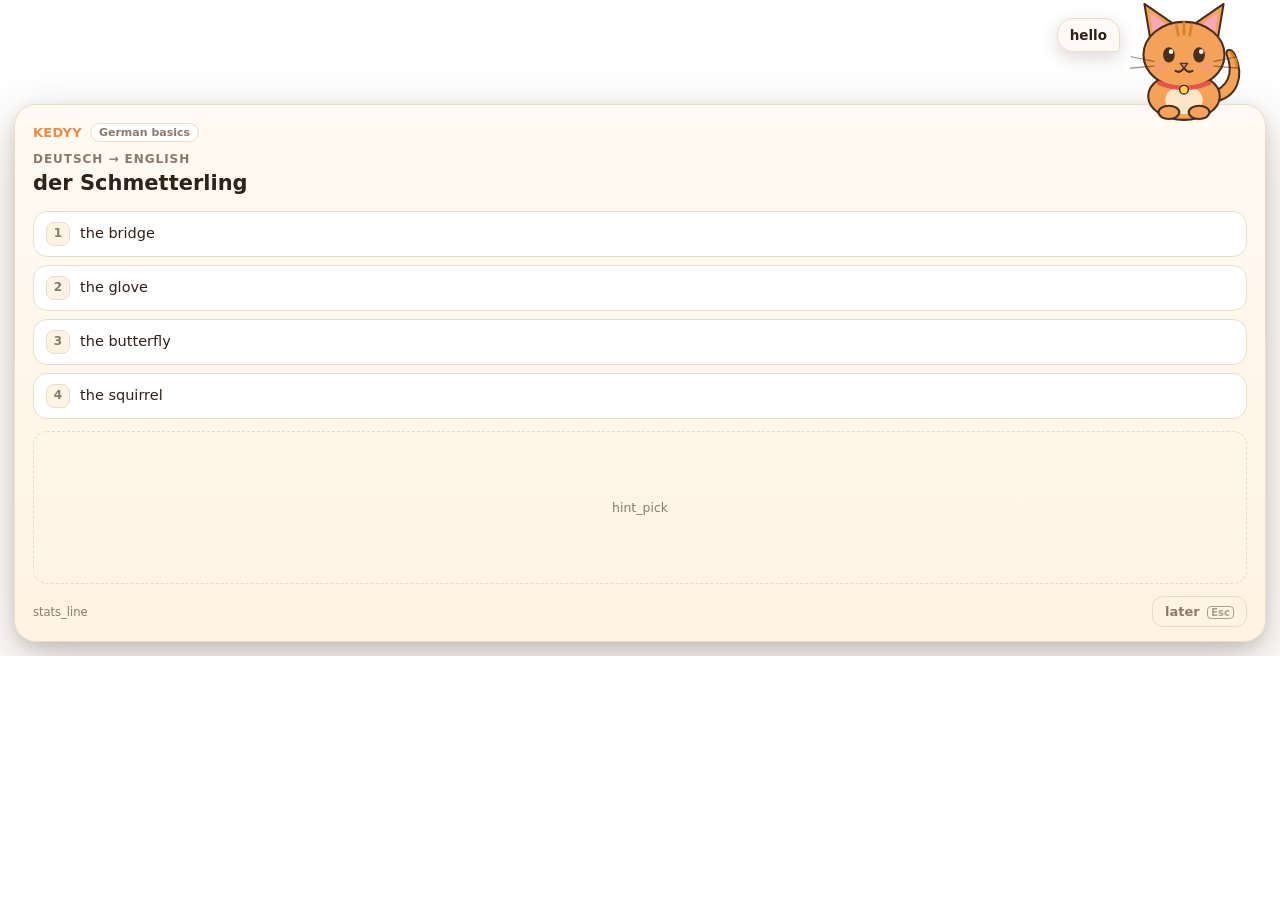
<file: kedyy/ui/index.html>
<!doctype html>
<html lang="en">
<head>
<meta charset="utf-8">
<title>KEDYY</title>
<link rel="stylesheet" href="style.css">
</head>
<body>
<div id="stage">
  <div id="bubble"></div>

  <div id="catwrap"><svg id="cat" viewBox="0 0 140 128" aria-hidden="true">
    <!-- kuyruk -->
    <g id="tail">
      <path d="M100 108 C 128 104, 134 80, 124 58 C 120 50, 112 52, 116 60 C 122 76, 118 94, 96 98 Z" class="fur stroke"/>
      <path d="M120 56 C 124 60, 126 66, 126 70" class="stripe"/>
    </g>
    <!-- gövde -->
    <ellipse cx="70" cy="102" rx="38" ry="25" class="fur stroke"/>
    <ellipse cx="70" cy="106" rx="20" ry="15" class="belly"/>
    <!-- kafa -->
    <g id="head">
      <g id="ear-l" class="ear">
        <path d="M34 40 L28 4 L60 26 Z" class="fur stroke"/>
        <path d="M37 34 L34 13 L52 27 Z" class="pink"/>
      </g>
      <g id="ear-r" class="ear">
        <path d="M106 40 L112 4 L80 26 Z" class="fur stroke"/>
        <path d="M103 34 L106 13 L88 27 Z" class="pink"/>
      </g>
      <ellipse cx="70" cy="58" rx="43" ry="35" class="fur stroke"/>
      <path d="M62 27 L64 37 M70 24 L70 36 M78 27 L76 37" class="stripe"/>
      <ellipse cx="45" cy="71" rx="6.5" ry="3.6" class="blush"/>
      <ellipse cx="95" cy="71" rx="6.5" ry="3.6" class="blush"/>

      <g id="eyes-open">
        <g class="eye"><ellipse cx="54" cy="58" rx="6.2" ry="8" class="ink"/><circle cx="56.3" cy="54.6" r="2.4" fill="#fff"/></g>
        <g class="eye"><ellipse cx="86" cy="58" rx="6.2" ry="8" class="ink"/><circle cx="88.3" cy="54.6" r="2.4" fill="#fff"/></g>
      </g>
      <g id="eyes-happy">
        <path d="M47 61 Q54 50 61 61" class="line"/>
        <path d="M79 61 Q86 50 93 61" class="line"/>
      </g>
      <g id="brows-sad">
        <path d="M45 46 L60 50" class="line thin"/>
        <path d="M95 46 L80 50" class="line thin"/>
      </g>
      <ellipse id="tear" cx="60" cy="68" rx="2.6" ry="3.6" fill="#7cc6ff"/>

      <path d="M66 67 L74 67 L70 72 Z" class="nose"/>
      <path id="mouth-neutral" d="M70 72 Q66 78 61 75 M70 72 Q74 78 79 75" class="line thin"/>
      <path id="mouth-happy" d="M61 74 Q70 90 79 74 Z" class="mouth"/>
      <path id="mouth-sad" d="M62 81 Q70 74 78 81" class="line thin"/>

      <path d="M38 65 L14 60 M38 70 L13 72 M102 65 L126 60 M102 70 L127 72" class="whisker"/>
    </g>
    <!-- tasma + zil -->
    <path d="M44 88 Q70 98 96 88" class="collar"/>
    <circle cx="70" cy="95" r="4.6" class="bell"/>
    <!-- patiler -->
    <ellipse cx="54" cy="119" rx="11" ry="7" class="fur stroke"/>
    <ellipse id="paw-rest" cx="86" cy="119" rx="11" ry="7" class="fur stroke"/>
    <g id="paw-wave">
      <path d="M96 96 C 102 86, 106 78, 108 70" class="arm"/>
      <ellipse cx="109" cy="66" rx="10" ry="11" class="fur stroke"/>
      <path d="M105 59 L105 63 M109 58 L109 62 M113 59 L113 63" class="line thin"/>
    </g>
  </svg></div>

  <div id="fx"></div>

  <main id="card">
    <header>
      <span class="brand">KEDYY</span>
      <span id="source" class="chip"></span>
    </header>

    <p class="prompt" id="prompt"></p>
    <h1 id="phrase"></h1>

    <div id="options"></div>

    <div id="hint"></div>

    <section id="feedback" hidden>
      <div id="verdict"></div>
      <div id="explain"></div>
    </section>

    <footer>
      <span id="stats"></span>
      <button id="btn-later" class="ghost"><span data-t="later"></span> <kbd>Esc</kbd></button>
      <button id="btn-close" class="primary" hidden></button>
    </footer>
  </main>
</div>
<script src="i18n.js"></script>
<script src="sounds.js"></script>
<script src="app.js"></script>
</body>
</html>
</file>
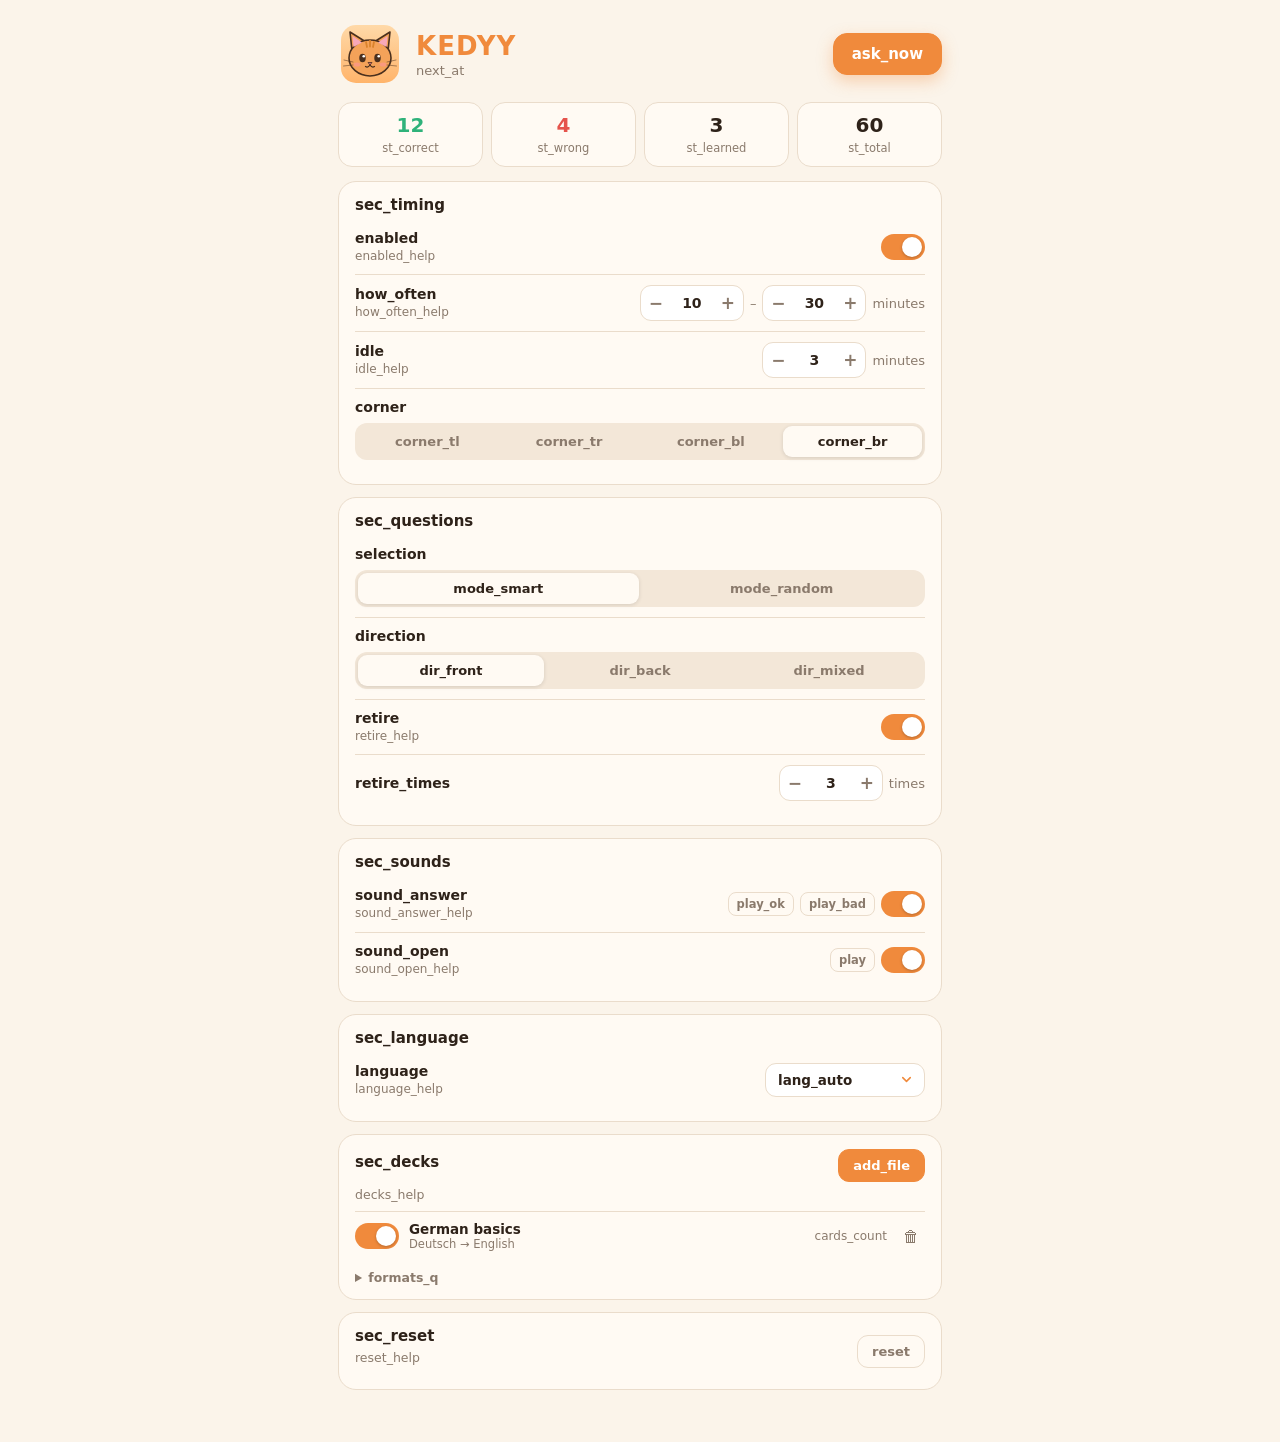
<file: kedyy/ui/settings.html>
<!doctype html>
<html lang="en">
<head>
<meta charset="utf-8">
<title>KEDYY</title>
<link rel="stylesheet" href="settings.css">
</head>
<body>
<div class="wrap">

  <header class="hero">
    <img src="../kedyy.svg" class="logo" alt="">
    <div class="hero-txt">
      <h1>KEDYY</h1>
      <p id="next">…</p>
    </div>
    <button id="ask" class="primary big" data-t="ask_now"></button>
  </header>

  <div class="stats">
    <div><b id="st-correct">0</b><span data-t="st_correct"></span></div>
    <div><b id="st-wrong">0</b><span data-t="st_wrong"></span></div>
    <div><b id="st-learned">0</b><span data-t="st_learned"></span></div>
    <div><b id="st-total">0</b><span data-t="st_total"></span></div>
  </div>

  <section class="card">
    <h2 data-t="sec_timing"></h2>
    <label class="row">
      <span class="lbl"><span data-t="enabled"></span><small data-t="enabled_help"></small></span>
      <input type="checkbox" class="switch" data-k="enabled">
    </label>
    <div class="row">
      <span class="lbl"><span data-t="how_often"></span><small data-t="how_often_help"></small></span>
      <span class="range">
        <input type="number" min="1" max="600" data-k="min_gap"> –
        <input type="number" min="1" max="600" data-k="max_gap"> <span data-t="minutes"></span>
      </span>
    </div>
    <div class="row">
      <span class="lbl"><span data-t="idle"></span><small data-t="idle_help"></small></span>
      <span class="range"><input type="number" min="0" max="120" data-k="idle_limit"> <span data-t="minutes"></span></span>
    </div>
    <div class="row col">
      <span class="lbl" data-t="corner"></span>
      <div class="seg four" data-k="corner">
        <button data-v="top-left" data-t="corner_tl"></button>
        <button data-v="top-right" data-t="corner_tr"></button>
        <button data-v="bottom-left" data-t="corner_bl"></button>
        <button data-v="bottom-right" data-t="corner_br"></button>
      </div>
    </div>
  </section>

  <section class="card">
    <h2 data-t="sec_questions"></h2>
    <div class="row col">
      <span class="lbl" data-t="selection"></span>
      <div class="seg" data-k="mode">
        <button data-v="smart" data-t="mode_smart"></button>
        <button data-v="random" data-t="mode_random"></button>
      </div>
    </div>
    <div class="row col">
      <span class="lbl" data-t="direction"></span>
      <div class="seg three" data-k="direction">
        <button data-v="front" data-t="dir_front"></button>
        <button data-v="back" data-t="dir_back"></button>
        <button data-v="mixed" data-t="dir_mixed"></button>
      </div>
    </div>
    <label class="row">
      <span class="lbl"><span data-t="retire"></span><small data-t="retire_help"></small></span>
      <input type="checkbox" class="switch" data-k="retire">
    </label>
    <div class="row" id="retire-row">
      <span class="lbl" data-t="retire_times"></span>
      <span class="range"><input type="number" min="1" max="20" data-k="retire_after"> <span data-t="times"></span></span>
    </div>
  </section>

  <section class="card">
    <h2 data-t="sec_sounds"></h2>
    <label class="row">
      <span class="lbl"><span data-t="sound_answer"></span><small data-t="sound_answer_help"></small></span>
      <span class="inline">
        <button class="ghost sm" data-test="ok" data-t="play_ok"></button>
        <button class="ghost sm" data-test="bad" data-t="play_bad"></button>
        <input type="checkbox" class="switch" data-k="sound_answer">
      </span>
    </label>
    <label class="row">
      <span class="lbl"><span data-t="sound_open"></span><small data-t="sound_open_help"></small></span>
      <span class="inline">
        <button class="ghost sm" data-test="open" data-t="play"></button>
        <input type="checkbox" class="switch" data-k="sound_open">
      </span>
    </label>
  </section>

  <section class="card">
    <h2 data-t="sec_language"></h2>
    <div class="row">
      <span class="lbl"><span data-t="language"></span><small data-t="language_help"></small></span>
      <select id="language" data-k="language"></select>
    </div>
  </section>

  <section class="card">
    <div class="h2row">
      <h2 data-t="sec_decks"></h2>
      <button id="import" class="primary" data-t="add_file"></button>
    </div>
    <p class="hint" data-t="decks_help"></p>
    <ul id="decks"></ul>
    <details class="formats">
      <summary data-t="formats_q"></summary>
      <p id="fmt"></p>
      <pre>001. no way — not at all (informal)
der Hund = the dog
capital of France: Paris
猫	cat</pre>
      <p data-t="formats_csv"></p>
      <p data-t="formats_meta"></p>
      <pre>#! name: German basics
#! front: Deutsch
#! back: English</pre>
    </details>
  </section>

  <section class="card danger">
    <div class="h2row">
      <div><h2 data-t="sec_reset"></h2><p class="hint" data-t="reset_help"></p></div>
      <button id="reset" class="ghost" data-t="reset"></button>
    </div>
  </section>
</div>

<div id="toast"></div>
<div id="modal" hidden>
  <div class="box">
    <p id="modal-text"></p>
    <div class="actions">
      <button class="ghost" id="modal-no" data-t="cancel"></button>
      <button class="primary bad" id="modal-yes" data-t="yes"></button>
    </div>
  </div>
</div>

<script src="i18n.js"></script>
<script src="sounds.js"></script>
<script src="settings.js"></script>
</body>
</html>
</file>
<file: kedyy/ui/style.css>
:root {
  --card: #fffaf3;
  --card-2: #fff3e3;
  --ink: #2e2219;
  --muted: #8a7a6c;
  --line: #eadccb;
  --accent: #f08a3c;
  --accent-ink: #fff;
  --ok: #2fb27a;
  --ok-bg: #e3f7ee;
  --bad: #e5534b;
  --bad-bg: #fde8e6;
  --opt: #ffffff;
  --opt-hover: #fff0de;
  --shadow: 0 18px 50px rgba(74, 47, 29, .28), 0 4px 12px rgba(74, 47, 29, .12);

  --fur: #f4a259;
  --fur-dark: #d9822b;
  --belly: #fde6c8;
  --pink: #f7a8b8;
  --outline: #4a2f1d;
}
@media (prefers-color-scheme: dark) {
  :root {
    --card: #2a2420;
    --card-2: #332b25;
    --ink: #f6ece2;
    --muted: #b3a394;
    --line: #463a31;
    --opt: #362e28;
    --opt-hover: #45392f;
    --ok-bg: #1f3a2e;
    --bad-bg: #44262a;
    --shadow: 0 18px 50px rgba(0, 0, 0, .55), 0 4px 12px rgba(0, 0, 0, .35);
  }
}

* { box-sizing: border-box; }
html, body {
  margin: 0;
  background: transparent;
  overflow: hidden;
  font-family: "Inter", "Noto Sans", "Noto Sans CJK JP", system-ui, sans-serif;
  color: var(--ink);
  -webkit-font-smoothing: antialiased;
  user-select: none;
}

#stage {
  position: relative;
  padding: 104px 14px 14px;
}

/* ---------- kart ---------- */
#card {
  position: relative;
  z-index: 1;
  background: linear-gradient(180deg, var(--card) 0%, var(--card-2) 100%);
  border: 1px solid var(--line);
  border-radius: 22px;
  box-shadow: var(--shadow);
  padding: 18px 18px 14px;
  display: flex;
  flex-direction: column;
  transform: translateY(120%) scale(.96);
  opacity: 0;
}
body.in #card {
  animation: card-in .62s cubic-bezier(.34, 1.56, .64, 1) forwards;
}
body.out #card {
  animation: card-out .45s cubic-bezier(.55, 0, .7, .2) forwards;
}
@keyframes card-in {
  from { transform: translateY(120%) scale(.96); opacity: 0; }
  to   { transform: translateY(0) scale(1); opacity: 1; }
}
@keyframes card-out {
  from { transform: translateY(0) scale(1); opacity: 1; }
  to   { transform: translateY(130%) scale(.94); opacity: 0; }
}

header { display: flex; align-items: center; gap: 8px; margin-bottom: 10px; padding-right: 120px; }
.brand { font-weight: 800; font-size: 13px; letter-spacing: .02em; color: var(--accent); }
.chip {
  font-size: 11px; font-weight: 600; color: var(--muted);
  background: var(--opt); border: 1px solid var(--line);
  padding: 2px 8px; border-radius: 999px;
}

.prompt { margin: 0; font-size: 12px; color: var(--muted); font-weight: 600; text-transform: uppercase; letter-spacing: .08em; }
#phrase {
  margin: 4px 0 14px;
  font-size: 21px; line-height: 1.28; font-weight: 750;
  word-break: break-word;
}

/* ---------- şıklar ---------- */
#options { display: grid; gap: 8px; }
.opt {
  display: flex; align-items: center; gap: 10px;
  width: 100%; text-align: left;
  font: inherit; font-size: 14.5px; line-height: 1.3; color: var(--ink);
  background: var(--opt);
  border: 1.5px solid var(--line);
  border-radius: 14px;
  padding: 10px 12px;
  cursor: pointer;
  opacity: 0; transform: translateY(10px);
  transition: background .15s, border-color .15s, transform .15s;
}
body.in .opt { animation: opt-in .4s ease-out forwards; }
.opt:nth-child(1) { animation-delay: .28s !important; }
.opt:nth-child(2) { animation-delay: .34s !important; }
.opt:nth-child(3) { animation-delay: .40s !important; }
.opt:nth-child(4) { animation-delay: .46s !important; }
@keyframes opt-in { to { opacity: 1; transform: none; } }

.opt:hover:not(:disabled) { background: var(--opt-hover); border-color: var(--accent); transform: translateX(2px); }
.opt:disabled { cursor: default; }
.opt .num {
  flex: none; width: 24px; height: 24px; border-radius: 8px;
  display: grid; place-items: center;
  font-size: 12px; font-weight: 800;
  background: var(--card-2); color: var(--muted); border: 1px solid var(--line);
}
.opt .txt { flex: 1; }
.opt .en { display: block; font-size: 11.5px; color: var(--muted); margin-top: 3px; font-style: italic; }
.opt.correct { background: var(--ok-bg); border-color: var(--ok); }
.opt.correct .num { background: var(--ok); color: #fff; border-color: var(--ok); }
.opt.wrong { background: var(--bad-bg); border-color: var(--bad); animation: shake .4s; }
.opt.wrong .num { background: var(--bad); color: #fff; border-color: var(--bad); }
.opt.dim { opacity: .45 !important; }
@keyframes shake {
  0%, 100% { transform: translateX(0); }
  20% { transform: translateX(-6px); } 40% { transform: translateX(6px); }
  60% { transform: translateX(-4px); } 80% { transform: translateX(3px); }
}

/* ---------- geri bildirim ---------- */
#feedback {
  margin-top: 12px;
  border-radius: 14px;
  padding: 12px 14px;
  animation: pop .35s cubic-bezier(.34, 1.56, .64, 1);
}
#feedback.ok { background: var(--ok-bg); }
#feedback.bad { background: var(--bad-bg); }
#verdict { font-weight: 800; font-size: 15px; margin-bottom: 4px; }
#feedback.ok #verdict { color: var(--ok); }
#feedback.bad #verdict { color: var(--bad); }
#explain { font-size: 13px; line-height: 1.45; }
#explain b { font-weight: 700; }
#explain .note { margin-top: 6px; color: var(--muted); }
@keyframes pop { from { transform: scale(.9); opacity: 0; } to { transform: none; opacity: 1; } }

footer { display: flex; align-items: center; gap: 8px; margin-top: auto; padding-top: 12px; }
#hint {
  flex: 1; min-height: 40px; margin-top: 12px;
  display: flex; align-items: center; justify-content: center; gap: 4px;
  border: 1.5px dashed var(--line); border-radius: 14px;
  font-size: 12.5px; color: var(--muted);
}
#hint[hidden] { display: none; }
#stats { flex: 1; font-size: 11.5px; color: var(--muted); }
button.ghost, button.primary {
  font: inherit; font-size: 13px; font-weight: 700;
  border-radius: 11px; padding: 7px 12px; cursor: pointer; border: 1.5px solid var(--line);
}
button.ghost { background: transparent; color: var(--muted); }
button.ghost:hover { color: var(--ink); border-color: var(--muted); }
button.primary { background: var(--accent); color: var(--accent-ink); border-color: var(--accent); }
button.primary:hover { filter: brightness(1.06); }
kbd { font: inherit; font-size: 10px; opacity: .7; border: 1px solid currentColor; border-radius: 4px; padding: 0 3px; margin-left: 3px; }

/* ---------- kedi ---------- */
#catwrap {
  position: absolute; z-index: 2;
  right: 30px; top: 0;
  width: 132px; height: 121px;
  transform-origin: 50% 100%;
  transform: translateY(70px) scale(.4);
  opacity: 0;
}
body.in #catwrap { animation: cat-in .7s cubic-bezier(.34, 1.7, .64, 1) .35s forwards; }
body.out #catwrap { animation: cat-out .5s ease-in .1s forwards; }
#cat { width: 100%; height: 100%; overflow: visible; transform-origin: 50% 100%; animation: breathe 3.2s ease-in-out infinite; }
#cat.jump { animation: jump .9s cubic-bezier(.3, 1.6, .5, 1); }
@keyframes cat-in {
  0% { transform: translateY(70px) scale(.4); opacity: 0; }
  60% { opacity: 1; }
  100% { transform: none; opacity: 1; }
}
@keyframes cat-out { from { transform: none; opacity: 1; } to { transform: translateY(60px) scale(.5); opacity: 0; } }
@keyframes breathe { 0%, 100% { transform: scale(1, 1); } 50% { transform: scale(1.015, .985); } }
@keyframes jump {
  0% { transform: none; }
  20% { transform: translateY(6px) scale(1.08, .9); }
  50% { transform: translateY(-30px) scale(.95, 1.08) rotate(-4deg); }
  75% { transform: translateY(2px) scale(1.06, .94); }
  100% { transform: none; }
}

.fur { fill: var(--fur); }
.stroke { stroke: var(--outline); stroke-width: 2.2; stroke-linejoin: round; }
.belly { fill: var(--belly); }
.pink { fill: var(--pink); }
.blush { fill: #ff8fa3; opacity: .45; }
.ink { fill: var(--outline); }
.stripe { stroke: var(--fur-dark); stroke-width: 3; stroke-linecap: round; fill: none; }
.line { stroke: var(--outline); stroke-width: 3; stroke-linecap: round; fill: none; }
.line.thin { stroke-width: 2.2; }
.nose { fill: #e87a90; stroke: var(--outline); stroke-width: 1.4; stroke-linejoin: round; }
.mouth { fill: #b8424f; stroke: var(--outline); stroke-width: 2; stroke-linejoin: round; }
.whisker { stroke: var(--outline); stroke-width: 1.3; stroke-linecap: round; opacity: .55; }
.collar { stroke: #e5534b; stroke-width: 5; stroke-linecap: round; fill: none; }
.bell { fill: #ffd34d; stroke: var(--outline); stroke-width: 1.5; }
.arm { stroke: var(--outline); stroke-width: 15; stroke-linecap: round; fill: none; }
#paw-wave .arm { stroke: var(--outline); }
#paw-wave path.arm + ellipse { }

#tail { transform-origin: 100px 104px; transform-box: view-box; animation: swish 2.6s ease-in-out infinite; }
@keyframes swish { 0%, 100% { transform: rotate(0); } 50% { transform: rotate(-12deg); } }

.ear { transform-box: view-box; transition: transform .35s cubic-bezier(.34, 1.56, .64, 1); }
#ear-l { transform-origin: 44px 34px; }
#ear-r { transform-origin: 96px 34px; }
.eye { transform-box: fill-box; transform-origin: center; animation: blink 4.2s infinite; }
@keyframes blink { 0%, 92%, 100% { transform: scaleY(1); } 95% { transform: scaleY(.1); } }

#eyes-happy, #brows-sad, #tear, #mouth-happy, #mouth-sad, #paw-wave { display: none; }

#cat.happy #eyes-open, #cat.happy #mouth-neutral { display: none; }
#cat.happy #eyes-happy, #cat.happy #mouth-happy { display: inline; }

#cat.sad #mouth-neutral { display: none; }
#cat.sad #brows-sad, #cat.sad #mouth-sad, #cat.sad #tear { display: inline; }
#cat.sad #ear-l { transform: rotate(-28deg) translate(-2px, 6px); }
#cat.sad #ear-r { transform: rotate(28deg) translate(2px, 6px); }
#cat.sad #tear { animation: tear 1.6s ease-in infinite; transform-box: fill-box; }
@keyframes tear { 0% { transform: translateY(0); opacity: 0; } 20% { opacity: 1; } 100% { transform: translateY(18px); opacity: 0; } }
#cat.sad #head { animation: nope .6s ease-in-out; transform-box: view-box; transform-origin: 70px 90px; }
@keyframes nope { 0%, 100% { transform: rotate(0); } 25% { transform: rotate(-6deg); } 75% { transform: rotate(6deg); } }

#cat.wave #paw-rest { display: none; }
#cat.wave #paw-wave { display: inline; transform-box: view-box; transform-origin: 96px 98px; animation: wave .5s ease-in-out infinite alternate; }
#cat.wave #eyes-open, #cat.wave #mouth-neutral { display: none; }
#cat.wave #eyes-happy, #cat.wave #mouth-happy { display: inline; }
@keyframes wave { from { transform: rotate(-14deg); } to { transform: rotate(16deg); } }
#paw-wave .arm { stroke: var(--fur); stroke-width: 12; }

#cat.happy #head, #cat.wave #head { transform-box: view-box; transform-origin: 70px 90px; animation: tilt 1.2s ease-in-out infinite alternate; }
@keyframes tilt { from { transform: rotate(-4deg); } to { transform: rotate(4deg); } }

/* ---------- konuşma balonu ---------- */
#bubble {
  position: absolute; z-index: 3;
  right: 160px; top: 18px;
  max-width: 190px;
  background: var(--card); color: var(--ink);
  border: 1.5px solid var(--line);
  border-radius: 16px 16px 4px 16px;
  padding: 8px 12px;
  font-size: 13.5px; font-weight: 700;
  box-shadow: 0 6px 18px rgba(74, 47, 29, .18);
  opacity: 0; transform: translateY(8px) scale(.9);
  transform-origin: 100% 100%;
  transition: opacity .25s, transform .3s cubic-bezier(.34, 1.56, .64, 1);
  pointer-events: none;
}
#bubble.show { opacity: 1; transform: none; }

/* ---------- efektler ---------- */
#fx { position: absolute; inset: 0; pointer-events: none; z-index: 4; overflow: visible; }
.heart, .confetti { position: absolute; will-change: transform, opacity; }
.heart { width: 18px; height: 18px; animation: float-up 1.5s ease-out forwards; }
.confetti { width: 7px; height: 11px; border-radius: 2px; animation: fall 1.4s cubic-bezier(.2, .6, .4, 1) forwards; }
@keyframes float-up {
  0% { transform: translate(0, 0) scale(.3); opacity: 0; }
  15% { opacity: 1; transform: translate(calc(var(--dx) * .2), -14px) scale(1); }
  100% { transform: translate(var(--dx), -110px) scale(.8) rotate(var(--rot)); opacity: 0; }
}
@keyframes fall {
  0% { transform: translate(0, 0) rotate(0); opacity: 1; }
  100% { transform: translate(var(--dx), var(--dy)) rotate(var(--rot)); opacity: 0; }
}
</file>
<file: kedyy/ui/settings.css>
:root {
  --bg: #fbf4ea;
  --card: #fffaf3;
  --ink: #2e2219;
  --muted: #8a7a6c;
  --line: #eadccb;
  --accent: #f08a3c;
  --ok: #2fb27a;
  --bad: #e5534b;
  --field: #ffffff;
  --seg: #f3e7d8;
}
@media (prefers-color-scheme: dark) {
  :root {
    --bg: #1f1a17;
    --card: #2a2420;
    --ink: #f6ece2;
    --muted: #b3a394;
    --line: #463a31;
    --field: #362e28;
    --seg: #362e28;
  }
}
* { box-sizing: border-box; }
html, body { margin: 0; background: var(--bg); color: var(--ink); font-family: "Inter", "Noto Sans", "Noto Sans CJK JP", system-ui, sans-serif; -webkit-font-smoothing: antialiased; }
.wrap { max-width: 640px; margin: 0 auto; padding: 22px 18px 40px; }

.hero { display: flex; align-items: center; gap: 14px; margin-bottom: 16px; }
.logo { width: 64px; height: 64px; animation: bob 3s ease-in-out infinite; }
@keyframes bob { 0%, 100% { transform: translateY(0) rotate(-2deg); } 50% { transform: translateY(-4px) rotate(2deg); } }
.hero-txt { flex: 1; }
h1 { margin: 0; font-size: 26px; font-weight: 850; letter-spacing: .04em; color: var(--accent); }
#next { margin: 2px 0 0; font-size: 13px; color: var(--muted); }

.stats { display: grid; grid-template-columns: repeat(4, 1fr); gap: 8px; margin-bottom: 14px; }
.stats div { background: var(--card); border: 1px solid var(--line); border-radius: 14px; padding: 10px; text-align: center; }
.stats b { display: block; font-size: 20px; font-weight: 800; }
.stats span { font-size: 11.5px; color: var(--muted); }
#st-correct { color: var(--ok); } #st-wrong { color: var(--bad); }

.card { background: var(--card); border: 1px solid var(--line); border-radius: 18px; padding: 14px 16px; margin-bottom: 12px; }
h2 { margin: 0 0 6px; font-size: 15px; font-weight: 800; }
.h2row { display: flex; align-items: center; justify-content: space-between; gap: 10px; }
.hint { margin: 4px 0 8px; font-size: 12.5px; color: var(--muted); line-height: 1.4; }

.row { display: flex; align-items: center; justify-content: space-between; gap: 14px; padding: 10px 0; border-top: 1px solid var(--line); cursor: default; }
.row.col { flex-direction: column; align-items: stretch; gap: 8px; }
h2 + .row { border-top: 0; }
.row.off { opacity: .45; pointer-events: none; }
.lbl { font-size: 14px; font-weight: 600; }
.lbl small { display: block; font-size: 12px; font-weight: 400; color: var(--muted); margin-top: 2px; line-height: 1.35; }
.range, .inline { display: flex; align-items: center; gap: 6px; font-size: 13px; color: var(--muted); white-space: nowrap; }

input[type=number] {
  width: 64px; font: inherit; font-size: 14px; font-weight: 700; color: var(--ink); text-align: center;
  background: var(--field); border: 1.5px solid var(--line); border-radius: 10px; padding: 6px 4px;
}
input[type=number]:focus { outline: none; border-color: var(--accent); }
input[type=number] { -moz-appearance: textfield; appearance: textfield; }
input[type=number]::-webkit-inner-spin-button,
input[type=number]::-webkit-outer-spin-button { -webkit-appearance: none; margin: 0; }

/* − value + stepper (replaces the browser's tiny arrows) */
.stepper { display: inline-flex; align-items: center; background: var(--field); border: 1.5px solid var(--line); border-radius: 11px; overflow: hidden; transition: border-color .15s; }
.stepper:hover { border-color: var(--muted); }
.stepper:focus-within { border-color: var(--accent); }
.stepper input[type=number] { width: 42px; border: 0; background: transparent; padding: 7px 0; border-radius: 0; }
.stepper button { width: 30px; height: 34px; border: 0; background: transparent; color: var(--muted); font: inherit; font-size: 17px; font-weight: 700; line-height: 1; cursor: pointer; transition: color .12s, background .12s; }
.stepper button:hover { color: var(--accent); background: rgba(240, 138, 60, .12); }
.stepper button:active { background: rgba(240, 138, 60, .22); }
.stepper button:disabled { opacity: .3; pointer-events: none; }

.switch { appearance: none; -webkit-appearance: none; width: 44px; height: 26px; border-radius: 999px; background: var(--line); position: relative; cursor: pointer; transition: background .2s; flex: none; margin: 0; }
.switch::after { content: ""; position: absolute; top: 3px; left: 3px; width: 20px; height: 20px; border-radius: 50%; background: #fff; box-shadow: 0 1px 3px rgba(0,0,0,.25); transition: transform .25s cubic-bezier(.34, 1.56, .64, 1); }
.switch:checked { background: var(--accent); }
.switch:checked::after { transform: translateX(18px); }

.seg { display: grid; grid-template-columns: 1fr 1fr; background: var(--seg); border-radius: 12px; padding: 3px; gap: 3px; }
.seg button { font: inherit; font-size: 13px; font-weight: 700; border: 0; background: transparent; color: var(--muted); padding: 8px; border-radius: 9px; cursor: pointer; }
.seg button.on { background: var(--card); color: var(--ink); box-shadow: 0 1px 4px rgba(0,0,0,.12); }

button { font-family: inherit; }
.primary, .ghost { font-size: 13px; font-weight: 700; border-radius: 11px; padding: 8px 14px; cursor: pointer; border: 1.5px solid var(--line); }
.primary { background: var(--accent); border-color: var(--accent); color: #fff; }
.primary:hover { filter: brightness(1.06); }
.primary.big { font-size: 15px; padding: 11px 18px; border-radius: 14px; box-shadow: 0 6px 16px rgba(240, 138, 60, .35); }
.primary.big:active { transform: scale(.97); }
.primary.bad { background: var(--bad); border-color: var(--bad); }
.ghost { background: transparent; color: var(--muted); }
.ghost:hover { color: var(--ink); border-color: var(--muted); }
.ghost.sm { padding: 4px 8px; font-size: 11.5px; border-radius: 8px; }

.del { border: 0; background: transparent; color: var(--muted); cursor: pointer; font-size: 16px; padding: 4px 6px; border-radius: 8px; }
.del:hover { color: var(--bad); background: rgba(229, 83, 75, .12); }

.formats { margin-top: 10px; font-size: 12.5px; color: var(--muted); }
.formats summary { cursor: pointer; font-weight: 700; }
.formats pre { background: var(--field); border: 1px solid var(--line); border-radius: 10px; padding: 10px; font-size: 12px; color: var(--ink); overflow-x: auto; }
.danger h2 { margin: 0; }

#toast { position: fixed; left: 50%; bottom: 18px; transform: translate(-50%, 30px); opacity: 0; background: var(--ink); color: var(--bg); padding: 10px 16px; border-radius: 12px; font-size: 13px; font-weight: 600; max-width: 90%; white-space: pre-line; transition: all .3s cubic-bezier(.34, 1.56, .64, 1); pointer-events: none; }
#toast.show { opacity: 1; transform: translate(-50%, 0); }
#toast.err { background: var(--bad); color: #fff; }

#modal { position: fixed; inset: 0; background: rgba(0,0,0,.35); display: grid; place-items: center; }
#modal[hidden] { display: none; }
#modal .box { background: var(--card); border-radius: 16px; padding: 18px; width: min(360px, 90%); box-shadow: 0 20px 50px rgba(0,0,0,.3); }
#modal p { margin: 0 0 14px; font-size: 14px; line-height: 1.45; }
#modal .actions { display: flex; justify-content: flex-end; gap: 8px; }

/* added for the open-source version */
.seg.three { grid-template-columns: repeat(3, 1fr); }
.seg.four { grid-template-columns: repeat(4, 1fr); }
select {
  appearance: none; -webkit-appearance: none;
  font: inherit; font-size: 13.5px; font-weight: 600; color: var(--ink);
  background-color: var(--field);
  background-image: url("data:image/svg+xml,%3Csvg xmlns='http://www.w3.org/2000/svg' viewBox='0 0 24 24' fill='none' stroke='%23f08a3c' stroke-width='2.5' stroke-linecap='round' stroke-linejoin='round'%3E%3Cpath d='m6 9 6 6 6-6'/%3E%3C/svg%3E");
  background-repeat: no-repeat; background-position: right 10px center; background-size: 15px;
  border: 1.5px solid var(--line); border-radius: 11px; padding: 8px 34px 8px 12px; min-width: 160px; cursor: pointer;
  transition: border-color .15s;
}
select:hover { border-color: var(--muted); }
select:focus { outline: none; border-color: var(--accent); }
select option { background: var(--field); color: var(--ink); }
#decks { list-style: none; margin: 0; padding: 0; }
#decks li { display: flex; align-items: center; gap: 10px; padding: 9px 0; border-top: 1px solid var(--line); }
#decks .name { flex: 1; font-size: 13.5px; font-weight: 600; word-break: break-word; }
#decks .name small { display: block; font-size: 11.5px; font-weight: 500; color: var(--muted); }
#decks .count { font-size: 12px; color: var(--muted); white-space: nowrap; }
#decks li.off .name { opacity: .5; }
#decks .empty { color: var(--muted); font-size: 13px; justify-content: center; }
</file>
